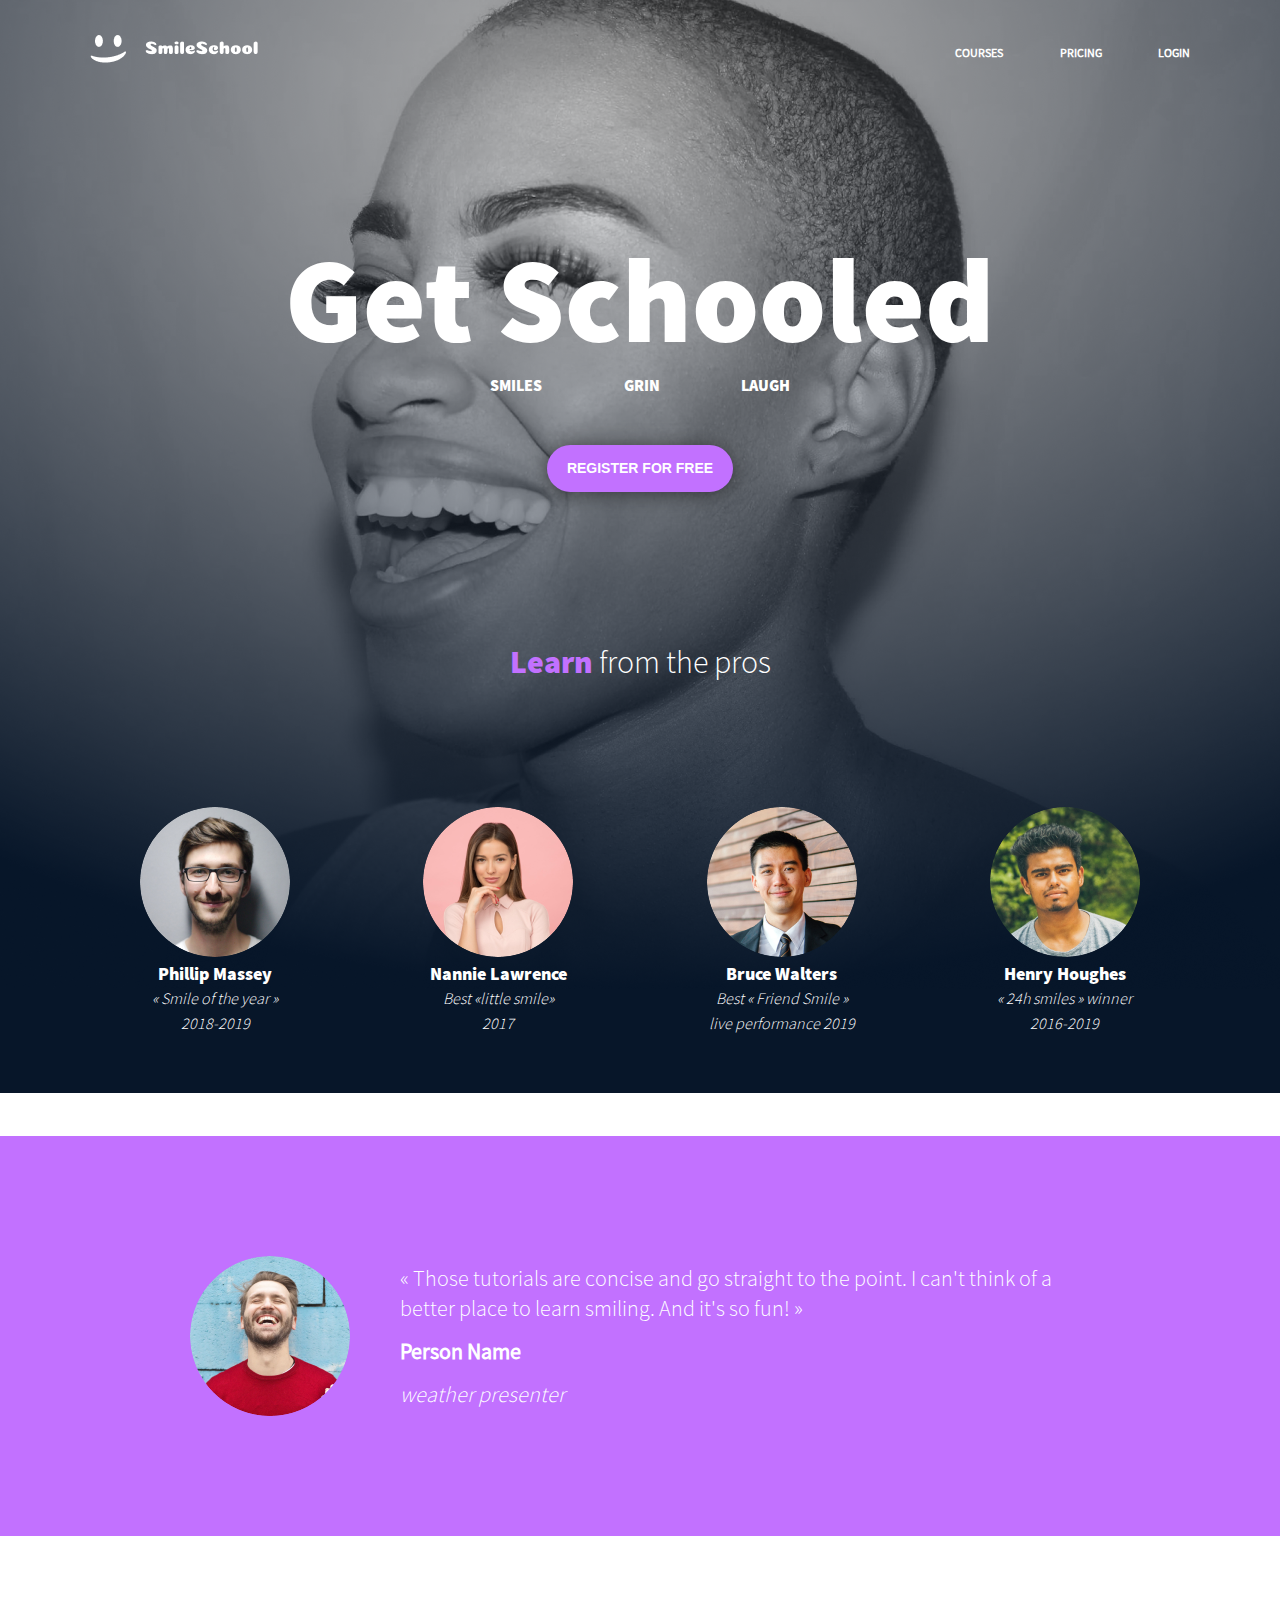
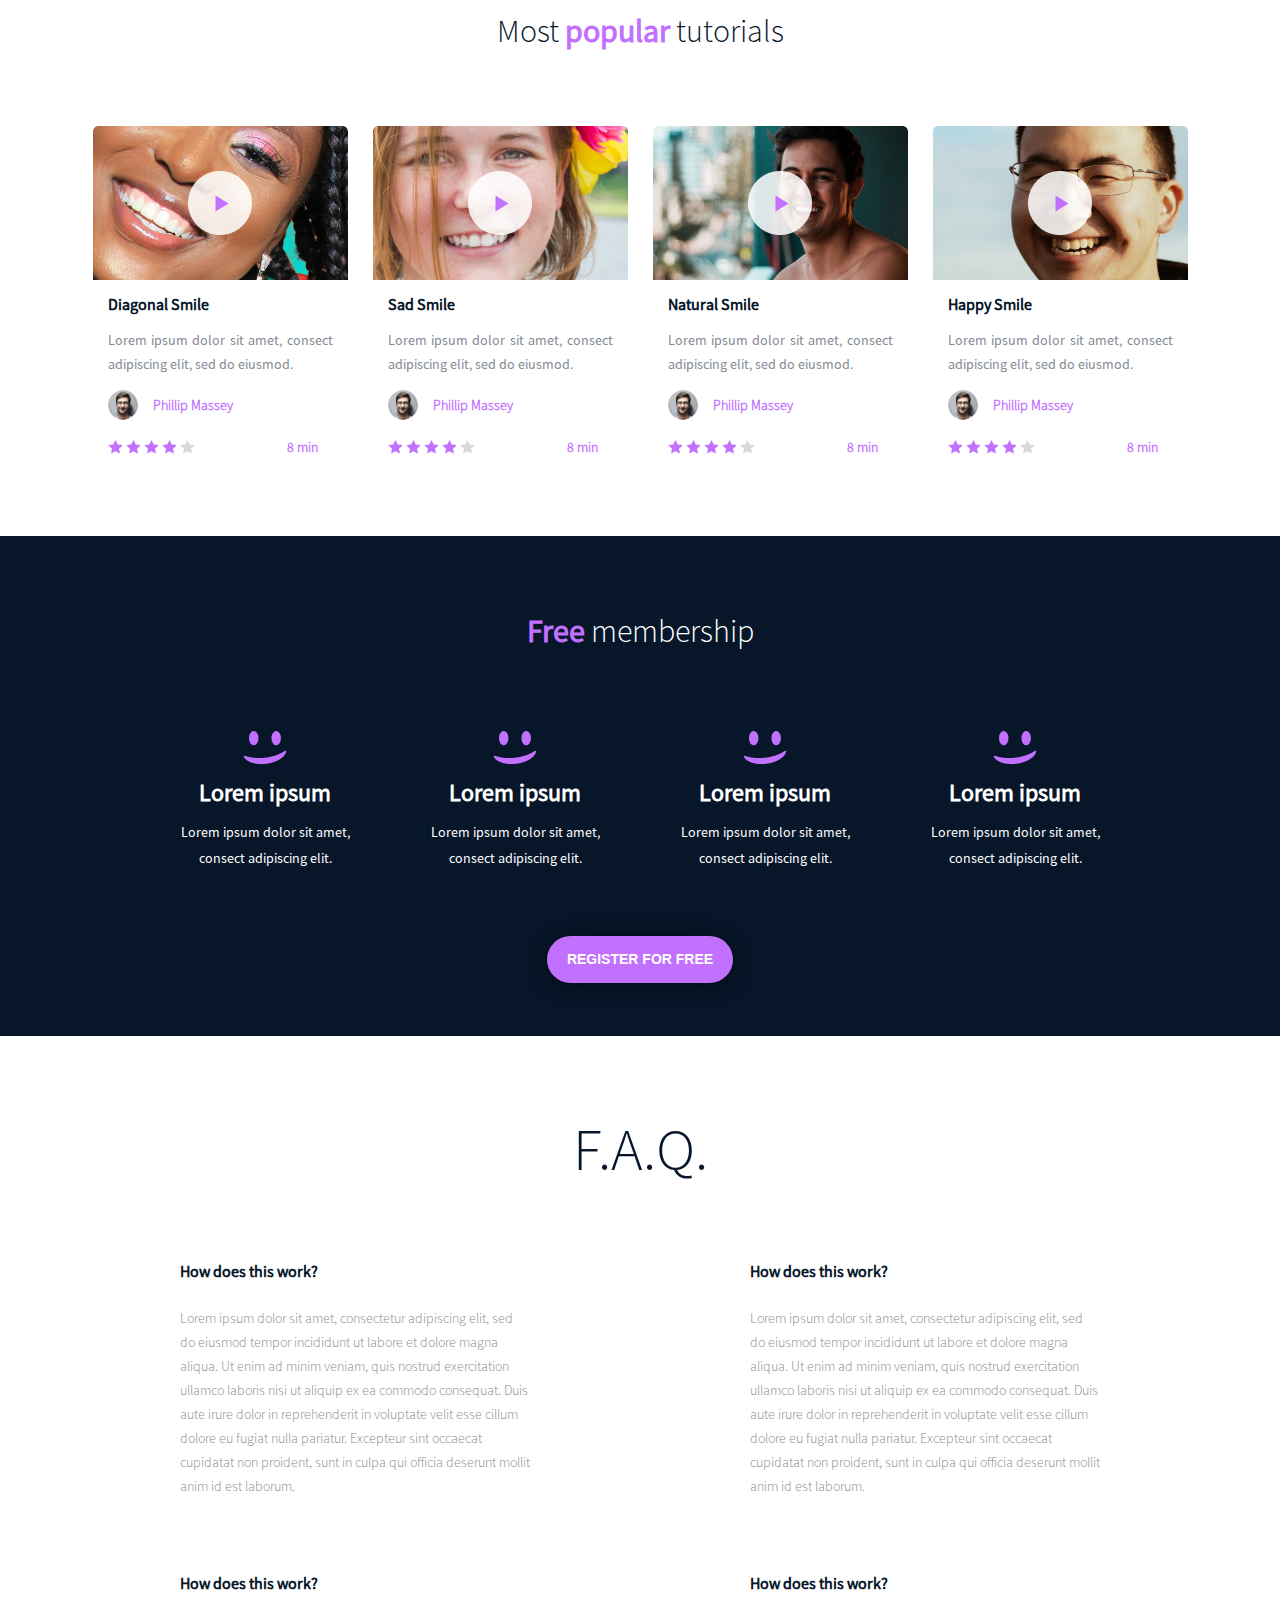
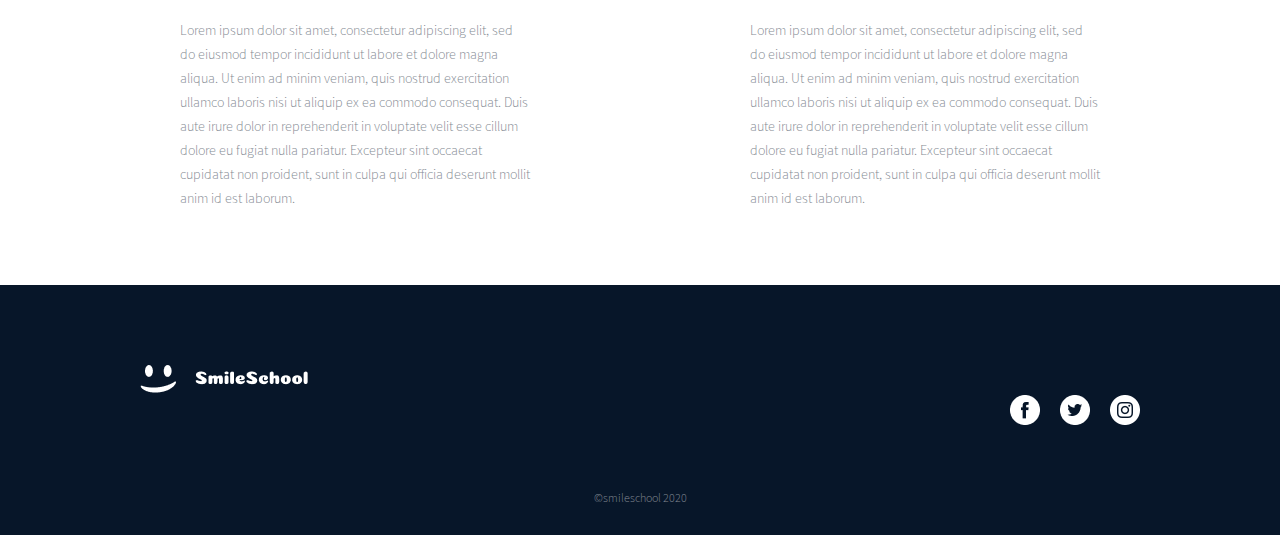
<file: css_advanced/index.html>
<!DOCTYPE html>
<html lang="en">
<head>
    <meta charset="UTF-8">
    <meta name="viewport" content="width=device-width, initial-scale=1.0">
    <title></title>
    <link rel="stylesheet" href="./styles.css">
</head>
<body>

    <!-- header -->

    <header>

        <div id="Header">
            <a href="#" title=""><img src="./resources/images/logo.png" alt="Smile School"></a>

            <nav>
                <a href="#" title="">Courses</a>
                <a href="#" title="">Pricing</a>
                <a href="#" title="">Login</a>
            </nav>
        </div>

    </header>

    <!-- main part -->

    <main>

        <!-- banner-->

        <section id="Banner">

            <div id="Banner-title">
                <h1>Get Schooled</h1>
                <p>
                    <span>SMILES</span>
                    <span>GRIN</span>
                    <span>LAUGH</span>
                </p>
                <button>register for free</button>
            </div>

            <div id="Banner-pros">
                <h2><span>Learn</span> from the pros</h2>

                <div id="pros">
                    <div class="pros">
                        <img src="./resources/images/PhillipMassey.png" alt="Phillip Massey">
                        <h3>Phillip Massey</h3>
                        <i>
                            « Smile of the year »
                            <br>
                            2018-2019
                        </i>
                    </div>
                    <div class="pros">
                        <img src="./resources/images/NannieLawrence.png" alt="Nannie Lawrence">
                        <h3>Nannie Lawrence</h3>
                        <i>
                            Best «little smile»
                            <br>
                            2017
                        </i>
                    </div>
                    <div class="pros">
                        <img src="./resources/images/BruceWalters.png" alt="Bruce Walters">
                        <h3>Bruce Walters</h3>
                        <i>
                            Best « Friend Smile »
                            <br>
                            live performance 2019
                        </i>
                    </div>
                    <div class="pros">
                        <img src="./resources/images/HenryHoughes.png" alt="Henry Houghes">
                        <h3>Henry Houghes</h3>
                        <i>
                            « 24h smiles » winner
                            <br>
                            2016-2019
                        </i>
                    </div>
                </div>

            </div>

        </section>

        <!-- quote -->

        <section id="quote">

            <div id="quote-container">
                <img src="./resources/images/weatherpresenter.png" alt="Weather Presenter">

                <div class="quote-text">
                    <blockquote>« Those tutorials are concise and go straight to the point. I can't think of a better place to learn smiling. And it's so fun! »</blockquote>
                    <p>Person Name</p>
                    <i>weather presenter</i>
                </div>
            </div>

        </section>  

        <!-- videos -->

        <section id="videos">

            <h1>Most <span>popular</span> tutorials</h1>

            <div id="smile-videos">

                <div class="single-video">
                    <div class="video">
                        <img src="./resources/images/diagonalsmile.png" alt="Diagonal Smile">
                    </div>
                    <h2>Diagonal Smile</h2>
                    <p>Lorem ipsum dolor sit amet, consect adipiscing elit, sed do eiusmod.</p>
                    <div class="video-pro">
                        <img src="./resources/images/PhillipMassey.png" alt="Phillip Massey">
                        <h3>Phillip Massey</h3>
                    </div>
                    <div class="video-rating">

                        <div>
                            <img src="./resources/images/fullstar.png" alt="Star">
                            <img src="./resources/images/fullstar.png" alt="Star">
                            <img src="./resources/images/fullstar.png" alt="Star">
                            <img src="./resources/images/fullstar.png" alt="Star">
                            <img src="./resources/images/emptystar.png" alt="Star">
                        </div>

                        <p>8 min</p>
                    </div>
                </div>

                <div class="single-video">
                    <div class="video">
                        <img src="./resources/images/sadsmile.png" alt="Sad Smile">
                    </div>
                    <h2>Sad Smile</h2>
                    <p>Lorem ipsum dolor sit amet, consect adipiscing elit, sed do eiusmod.</p>
                    <div class="video-pro">
                        <img src="./resources/images/PhillipMassey.png" alt="Phillip Massey">
                        <h3>Phillip Massey</h3>
                    </div>
                    <div class="video-rating">

                        <div>
                            <img src="./resources/images/fullstar.png" alt="Star">
                            <img src="./resources/images/fullstar.png" alt="Star">
                            <img src="./resources/images/fullstar.png" alt="Star">
                            <img src="./resources/images/fullstar.png" alt="Star">
                            <img src="./resources/images/emptystar.png" alt="Star">
                        </div>

                        <p>8 min</p>
                    </div>
                </div>

                <div class="single-video">
                    <div class="video">
                        <img src="./resources/images/naturalsmile.png" alt="Natural Smile">
                    </div>
                    <h2>Natural Smile</h2>
                    <p>Lorem ipsum dolor sit amet, consect adipiscing elit, sed do eiusmod.</p>
                    <div class="video-pro">
                        <img src="./resources/images/PhillipMassey.png" alt="Phillip Massey">
                        <h3>Phillip Massey</h3>
                    </div>
                    <div class="video-rating">

                        <div>
                            <img src="./resources/images/fullstar.png" alt="Star">
                            <img src="./resources/images/fullstar.png" alt="Star">
                            <img src="./resources/images/fullstar.png" alt="Star">
                            <img src="./resources/images/fullstar.png" alt="Star">
                            <img src="./resources/images/emptystar.png" alt="Star">
                        </div>

                        <p>8 min</p>
                    </div>
                </div>

                <div class="single-video">
                    <div class="video">
                        <img src="./resources/images/happysmile.png" alt="Happy Smile">
                    </div>
                    <h2>Happy Smile</h2>
                    <p>Lorem ipsum dolor sit amet, consect adipiscing elit, sed do eiusmod.</p>
                    <div class="video-pro">
                        <img src="./resources/images/PhillipMassey.png" alt="Phillip Massey">
                        <h3>Phillip Massey</h3>
                    </div>
                    <div class="video-rating">

                        <div>
                            <img src="./resources/images/fullstar.png" alt="Star">
                            <img src="./resources/images/fullstar.png" alt="Star">
                            <img src="./resources/images/fullstar.png" alt="Star">
                            <img src="./resources/images/fullstar.png" alt="Star">
                            <img src="./resources/images/emptystar.png" alt="Star">
                        </div>

                        <p>8 min</p>
                    </div>
                </div>
            </div>
        </section> 
        <!-- membership -->
        <section id="membership">
            <h1><span>Free</span> membership</h1>

            <div id="member">
                <div class="member">
                    <img src="./resources/images/smile.png" alt="Smile">
                    <h2>Lorem ipsum</h2>
                    <p>Lorem ipsum dolor sit amet, consect adipiscing elit.</p>
                </div>

                <div class="member">
                    <img src="./resources/images/smile.png" alt="Smile">
                    <h2>Lorem ipsum</h2>
                    <p>Lorem ipsum dolor sit amet, consect adipiscing elit.</p>
                </div>

                <div class="member">
                    <img src="./resources/images/smile.png" alt="Smile">
                    <h2>Lorem ipsum</h2>
                    <p>Lorem ipsum dolor sit amet, consect adipiscing elit.</p>
                </div>

                <div class="member">
                    <img src="./resources/images/smile.png" alt="Smile">
                    <h2>Lorem ipsum</h2>
                    <p>Lorem ipsum dolor sit amet, consect adipiscing elit.</p>
                </div>
                
            </div>
            <button>register for free</button>
        </section> 
        <!-- FAQ -->
        <section id="FAQ">
            <h1>F.A.Q.</h1>

            <div id="FAQ-box">
                <div class="row-block">
                    <div class="item-block">
                        <h2>How does this work?</h2>
                        <p>Lorem ipsum dolor sit amet, consectetur adipiscing elit, sed do eiusmod tempor incididunt ut labore et dolore magna aliqua. Ut enim ad minim veniam, quis nostrud exercitation ullamco laboris nisi ut aliquip ex ea commodo consequat. Duis aute irure dolor in reprehenderit in voluptate velit esse cillum dolore eu fugiat nulla pariatur. Excepteur sint occaecat cupidatat non proident, sunt in culpa qui officia deserunt mollit anim id est laborum.</p>
                    </div>
                    <div class="item-block">
                        <h2>How does this work?</h2>
                        <p>Lorem ipsum dolor sit amet, consectetur adipiscing elit, sed do eiusmod tempor incididunt ut labore et dolore magna aliqua. Ut enim ad minim veniam, quis nostrud exercitation ullamco laboris nisi ut aliquip ex ea commodo consequat. Duis aute irure dolor in reprehenderit in voluptate velit esse cillum dolore eu fugiat nulla pariatur. Excepteur sint occaecat cupidatat non proident, sunt in culpa qui officia deserunt mollit anim id est laborum.</p>
                    </div>
                </div>
                <div class="row-block">
                    <div class="item-block">
                        <h2>How does this work?</h2>
                        <p>Lorem ipsum dolor sit amet, consectetur adipiscing elit, sed do eiusmod tempor incididunt ut labore et dolore magna aliqua. Ut enim ad minim veniam, quis nostrud exercitation ullamco laboris nisi ut aliquip ex ea commodo consequat. Duis aute irure dolor in reprehenderit in voluptate velit esse cillum dolore eu fugiat nulla pariatur. Excepteur sint occaecat cupidatat non proident, sunt in culpa qui officia deserunt mollit anim id est laborum.</p>
                    </div>
                    <div class="item-block">
                        <h2>How does this work?</h2>
                        <p>Lorem ipsum dolor sit amet, consectetur adipiscing elit, sed do eiusmod tempor incididunt ut labore et dolore magna aliqua. Ut enim ad minim veniam, quis nostrud exercitation ullamco laboris nisi ut aliquip ex ea commodo consequat. Duis aute irure dolor in reprehenderit in voluptate velit esse cillum dolore eu fugiat nulla pariatur. Excepteur sint occaecat cupidatat non proident, sunt in culpa qui officia deserunt mollit anim id est laborum.</p>
                    </div>
                </div>
            </div>
        </section>
    </main> 
    <!-- footer -->
    <footer id="footer">
        <div class="footer">
            <div class="footer-logo">
                <img src="./resources/images/logo.png" alt="Smile School">
            </div>
            <div class="footer-apps">
                <a href="#" title=""><img src="./resources/images/facebook.png" alt="Facebook" class="icon"></a>
                <a href="#" title=""><img src="./resources/images/twitter.png" alt="Twitter" class="icon"></a>
                <a href="#" title=""><img src="./resources/images/instagram.png" alt="Instagram" class="icon"></a>
            </div>
        </div>
        <p>©smileschool 2020</p>
    </footer> 
</body>
</html>
</file>
<file: css_advanced/styles.css>
/* Fonts */

@font-face {
    font-family: "SourceSansPro Regular";
    src: url(./resources/fonts/SourceSansPro-Regular.otf);
}

@font-face {
    font-family: "SourceSansPro Light";
    src: url(./resources/fonts/SourceSansPro-Light.otf);
}

@font-face {
    font-family: "SourceSansPro Black";
    src: url(./resources/fonts/SourceSansPro-Black.otf);
}

/* General */

*,
*::before,
*::after {
    box-sizing: border-box;
    margin: 0;
    padding: 0;
    text-decoration: none;
    list-style: none;
    scroll-behavior: smooth;
}

body {
    font-family: "SourceSansPro Regular" , sans-serif;
    background-image: url(./resources/images/background.png);
    color: #ffffff;
    background-size: auto;
    background-position: top;
    background-repeat: no-repeat;
    background-attachment: fixed;
}

main {
    top: 0;
    left: 0;
    width: 100%;
    z-index: -1;
}

h1 {
    font-family: "SourceSansPro Light", sans-serif;
    font-size: 32px;
    font-weight: 300;
    line-height: 40px;
}

h1 span {
    font-family: "SourceSansPro Regular", sans-serif;
    font-weight: 700;
    color: #c271ff;
}

button {
    padding: 15px 20px;
    font-size: 14px;
    font-weight: 600;
    line-height: 17px;
    text-transform: uppercase;
    color: #ffffff;
    border: none;
    border-radius: 25px;
    background-color: #c271ff;
    box-shadow: 0px 2px 20px 0px #00000080;
    transition: 0.2s ease-in-out;
    cursor: pointer;
}

button:hover {
    transform: scale(1,1);
}

/* Header */

header {
    width: 1100px;
    height: 30px;
    margin: 35px auto;
}

nav {
    width: 235px;
    display: flex;
    justify-content: space-between;
    align-items: center;
}

nav a {
    font-size: 12px;
    font-weight: 700;
    height: 15px;
    text-transform: uppercase;
    color: white;
    text-decoration: none;
}

nav a:hover {
    text-decoration: underline;
}

#Header {
    display: flex;
    justify-content: space-between;
    align-items: center;
}

/* Banner */

#Banner-title {
    padding-top: 125px;
    display: flex;
    flex-direction: column;
    align-items: center;
    justify-content: center;
}

#Banner-title h1 {
    font-family: "SourceSansPro Black" , sans-serif;
    font-size: 120px;
    font-weight: 700;
    line-height: 150px;
}

#Banner-title p {
    width: 300px;
    font-family: "SourceSansPro Black";
    display: flex;
    font-size: 16px;
    font-weight: 700;
    justify-content: space-between;
    padding-bottom: 50px;
}

#Banner-pros {
    padding-top: 150px;
    display: flex;
    flex-direction: column;
    align-items: center;
    justify-content: center;
}

#Banner-pros h2 {
    font-family: "SourceSansPro Light" , sans-serif;
    font-size: 32px;
    font-weight: 300;
    line-height: 40px;
}

#Banner-pros h2 span {
    font-family: "SourceSansPro Black" , sans-serif;
    font-weight: 700;
    color: #c271ff;
}

#pros {
    width: 1000px;
    margin-top: 125px;
    margin-bottom: 100px;
    display: flex;
    flex-direction: row;
    align-items: center;
    justify-content: space-between;
}

.pros {
    text-align: center;
}

.pros img {
    height: 150px;
    width: 150px;
    border-radius: 50%;
}

.pros h3 {
    font-family: "SourceSansPro Black" , sans-serif;
    font-size: 18px;
    font-weight: 900;
    line-height: 25px;
}

.pros i {
    font-family: "SourceSansPro Light" , sans-serif;
    font-size: 16px;
    font-weight: 400;
    line-height: 25px;
}

/* Quote */

#quote {
    width: 100%;
    height: 400px;
    background-color: #c271ff;
    display: flex;
    align-items: center;
    justify-content: center;
}

#quote-container {
    width: 900px;
    height: 160px;
    display: flex;
    flex-direction: row;
    justify-content: center;
    align-items: center;
    gap: 50px;
    font-size: 22px;
    font-weight: 500;
    line-height: 30px;
}

#quote-container img {
    height: 160px;
    width: 160px;
    border-radius: 50%;
}

.quote-text {
    height: 100%;
    display: flex;
    flex-direction: column;
    justify-content: space-around;
}

.quote-text blockquote {
    font-family: "SourceSansPro Light" , sans-serif;
    font-weight: 400;
}

.quote-text p {
    font-weight: 700;
}

.quote-text i {
    font-family: "SourceSansPro Light" , sans-serif;
    font-weight: 500;
}

/* Videos */

#videos {
    width: 100%;
    margin: auto;
    padding: 75px;
    color: #071629;
    display: flex;
    flex-direction: column;
    justify-content: center;
    align-items: center;
    background-color: #ffffff;
}

#videos h1 {
    font-size: 32px;
    font-weight: 300;
}

#smile-videos {
    padding: 75px 75px 0 75px;
    display: flex;
    flex-direction: row;
    justify-content: space-between;
    align-items: center;
    gap: 25px;
}

.single-video {
    width: 255px;
    height: 335px;
    display: flex;
    flex-direction: column;
    justify-content: space-between;
}

.video {
    position: relative;
    cursor: pointer;
}

.video img {
    display: block;
    border-radius: 5px 5px 0 0;
}

.video::after {
    content: url("./resources/images/play.png");
    position: absolute;
    top: 50%;
    left: 50%;
    width: 64px;
    height: 64px;
    transform: translate(-50%, -50%);
}

.single-video h2 {
    padding: 0 15px;
    font-size: 16px;
    font-weight: 700;
    line-height: 20px;
}

.single-video p {
    padding: 0 15px;
    font-size: 14px;
    font-weight: 400;
    line-height: 24px;
    text-align: justify;
    color: #848a93;
}

.video-pro {
    padding: 0 15px;
    display: flex;
    flex-direction: row;
    justify-content: left;
    align-items: center;
}

.video-pro img {
    height: 30px;
    width: 30px;
    border-radius: 50%;
}

.video-pro h3 {
    margin-left: 15px;
    font-family: "SourceSansPro Light", sans-serif;
    font-size: 14px;
    font-weight: 600;
    line-height: 27px;
    color: #c271ff;
}

.video-rating {
    width: 100%;
    padding: 0 15px;
    display: flex;
    flex-direction: row;
    justify-content: space-between;
    align-items: center;
}

.video-rating p {
    font-family: "SourceSansPro Light", sans-serif;
    font-size: 14px;
    font-weight: 600;
    line-height: 27px;
    color: #c271ff;
}

/* Membership */

#membership {
    width: 100%;
    height: 500px;
    padding: 75px 0;
    display: flex;
    flex-direction: column;
    justify-content: space-between;
    align-items: center;
    background-color: #071629;
}

#member {
    padding: 75px 0 60px 0;
    display: flex;
    flex-direction: row;
    justify-content: center;
    align-items: center;
}

.member {
    width: 250px;
    height: 150px;
    display: flex;
    flex-direction: column;
    justify-content: space-around;
    align-items: center;
}

.member p {
    width: 200px;
    font-size: 14px;
    font-weight: 400;
    line-height: 26px;
    text-align: center;
}

/* FAQ */

#FAQ {
    padding: 75px;
    display: flex;
    flex-direction: column;
    justify-content: center;
    align-items: center;
    color: #071629;
    background-color: #ffffff;
}

#FAQ h1 {
    font-size: 60px;
    font-weight: 300;
    line-height: 75px;
}

#FAQ-box {
    width: 900px;
    margin-top: 75px;
    display: flex;
    flex-direction: column;
    justify-content: space-between;
    align-items: center;
    gap: 75px;
}

.row-block {
    display: flex;
    gap: 220px;
}

.item-block {
    width: 350px;
}

.item-block h2 {
    margin-bottom: 25px;
    font-size: 16px;
    font-weight: 700;
    line-height: 20px;
}

.item-block p {
    font-family: "SourceSansPro Light", sans-serif;
    font-size: 14px;
    font-weight: 400;
    line-height: 24px;
    color: #848a93;
}

/* Footer */

#footer {
    width: 100%;
    height: 250px;
    padding-top: 50px;
    display: flex;
    flex-direction: column;
    justify-content: space-around;
    align-items: center;
    background-color: #071629;
}

#footer p {
    font-family: "SourceSansPro Light", sans-serif;
    font-size: 12px;
    font-weight: 400;
    line-height: 15px;
    color: #848a93;
}

.footer-logo {
    width: 1000px;
    display: flex;
    justify-content: space-between;
    align-items: center;
}

.footer-apps {
    display: flex;
    justify-content: right;
    align-items: center;
    gap: 20px;
    transition: 0.2s ease-in-out;
}

.footer-apps a {
    transition: 0.2s ease-in-out;
}

.footer-apps a:hover {
    transform: scale(1,1);
}

.icon {
    width: 30px;
    height: 30px;
    fill: #ffffff;
    cursor: pointer;
}
</file>
